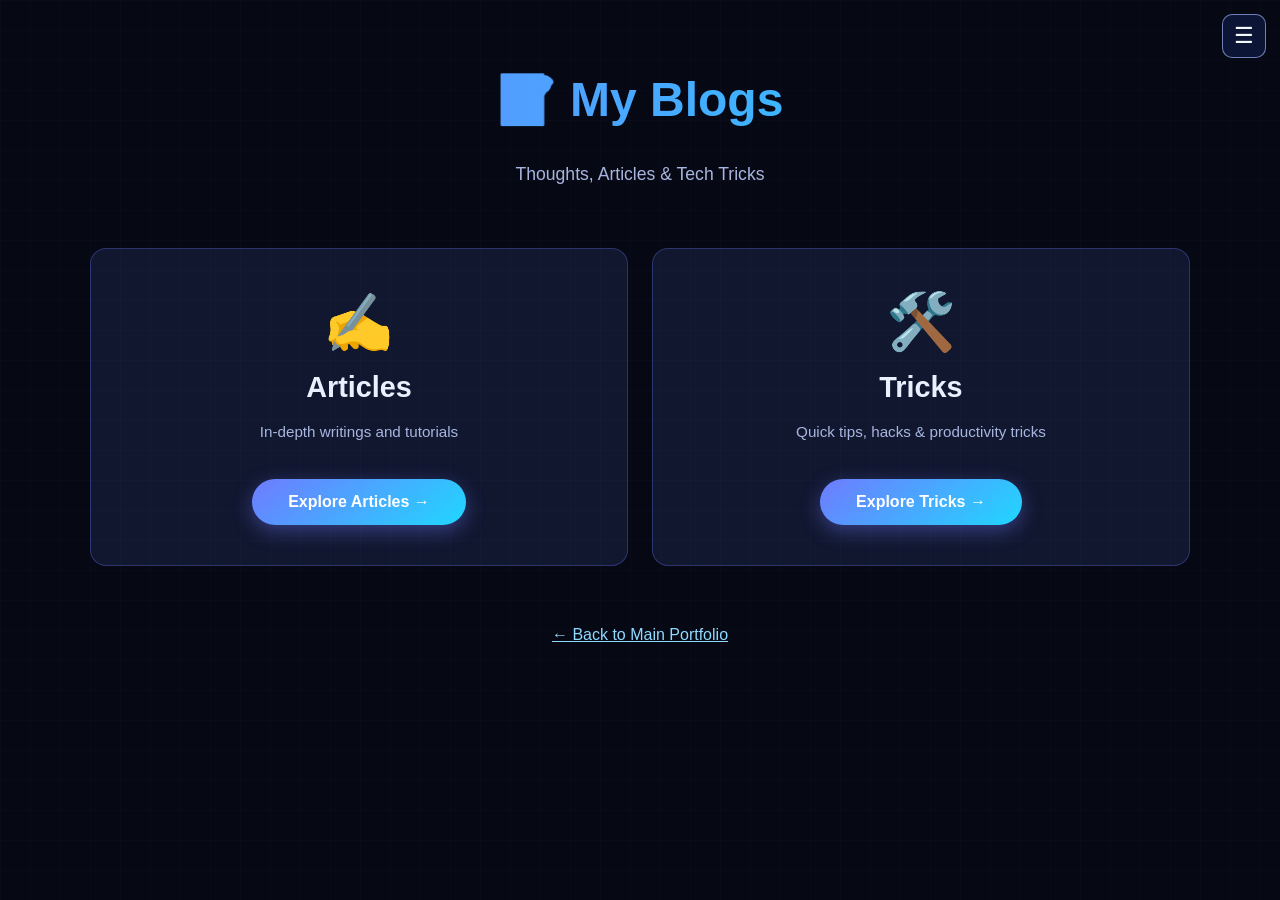
<file: blogs/index.html>
<!DOCTYPE html>
<html lang="en">
<head>
  <meta charset="UTF-8" />
  <meta name="viewport" content="width=device-width, initial-scale=1.0" />
  <meta name="description" content="Blogs by Muhammad Salman Nadeem with technical articles, tutorials, and productivity tricks." />
  <meta name="keywords" content="Muhammad Salman Nadeem blogs, tech articles, web development tutorials, productivity tricks" />
  <meta name="robots" content="index, follow, max-image-preview:large" />
  <link rel="canonical" href="https://ezoi.me/blogs/" />
  <meta property="og:type" content="website" />
  <meta property="og:title" content="Blogs - Muhammad Salman Nadeem" />
  <meta property="og:description" content="Blogs by Muhammad Salman Nadeem with technical articles, tutorials, and productivity tricks." />
  <meta property="og:url" content="https://ezoi.me/blogs/" />
  <meta property="og:site_name" content="Muhammad Salman Nadeem Portfolio" />
  <meta name="twitter:card" content="summary" />
  <meta name="twitter:title" content="Blogs - Muhammad Salman Nadeem" />
  <meta name="twitter:description" content="Blogs by Muhammad Salman Nadeem with technical articles, tutorials, and productivity tricks." />
  <title>Blogs - Muhammad Salman Nadeem</title>
  <link rel="stylesheet" href="../styles.css" />
  <style>
    .blogs-page { 
      min-height: 100vh; 
      padding: 40px 20px; 
      background: var(--bg); 
      color: var(--text); 
    }
    .container { 
      max-width: 1100px; 
      margin: 0 auto; 
    }
    .header { 
      text-align: center; 
      margin-bottom: 60px; 
    }
    .header h1 {
      font-size: clamp(2rem, 6vw, 3rem);
      background: linear-gradient(90deg, #6f7bff, #20d7ff);
      -webkit-background-clip: text;
      -webkit-text-fill-color: transparent;
    }
    .blogs-grid {
      display: grid;
      grid-template-columns: repeat(auto-fit, minmax(280px, 1fr));
      gap: 24px;
    }
    .blog-card {
      background: var(--surface-strong);
      border: 1px solid rgba(111, 123, 255, 0.3);
      border-radius: 16px;
      padding: 40px 24px;
      text-align: center;
      transition: all 0.4s ease;
    }
    .blog-card:hover {
      transform: translateY(-12px) scale(1.03);
      border-color: #20d7ff;
    }
    .blog-icon {
      font-size: 3.5rem;
      margin-bottom: 16px;
    }
    .blog-name { 
      font-size: 1.8rem; 
      font-weight: 700; 
      margin: 16px 0 12px; 
    }
    .blog-btn {
      display: inline-block;
      margin-top: 20px;
      padding: 14px 36px;
      background: linear-gradient(140deg, #6f7bff, #20d7ff);
      color: white;
      border-radius: 50px;
      text-decoration: none;
      font-weight: 600;
      box-shadow: 0 6px 20px rgba(111, 123, 255, 0.4);
      transition: all 0.3s ease;
    }
    .blog-btn:hover { 
      transform: scale(1.08); 
      box-shadow: 0 12px 30px rgba(32, 215, 255, 0.5); 
    }
  </style>
</head>
<body>
  <div class="bg-grid" aria-hidden="true"></div>
  
  <button class="menu-toggle" type="button" aria-label="Open navigation menu">☰</button>
  <div class="menu-overlay" hidden></div>
  
  <aside class="sidebar-menu" id="sidebar-menu" aria-hidden="true">
    <nav class="sidebar-nav" aria-label="Sidebar">
      <a href="/">Home</a>
      <a href="/pages/">Web Pages</a>
      <a href="/tools/">Tools</a>
      <a href="/islamAI/">Islam AI</a>
    </nav>
  </aside>

  <div class="blogs-page">
    <div class="container">
      <div class="header">
        <h1>📝 My Blogs</h1>
        <p style="color: var(--muted); font-size: 1.1rem;">Thoughts, Articles & Tech Tricks</p>
      </div>

      <div class="blogs-grid">
        <div class="blog-card">
          <div class="blog-icon">✍️</div>
          <h2 class="blog-name">Articles</h2>
          <p style="color: var(--muted);">In-depth writings and tutorials</p>
          <a href="/blogs/articles/" class="blog-btn">Explore Articles →</a>
        </div>

        <div class="blog-card">
          <div class="blog-icon">🛠️</div>
          <h2 class="blog-name">Tricks</h2>
          <p style="color: var(--muted);">Quick tips, hacks & productivity tricks</p>
          <a href="/blogs/tricks/" class="blog-btn">Explore Tricks →</a>
        </div>
      </div>

      <div style="text-align: center; margin-top: 60px;">
        <a href="/" style="color: #8fdbff; text-decoration: underline;">← Back to Main Portfolio</a>
      </div>
    </div>
  </div>

  <script>
    const menuToggle = document.querySelector(".menu-toggle");
    const sidebarMenu = document.getElementById("sidebar-menu");
    const menuOverlay = document.querySelector(".menu-overlay");

    const closeMenu = () => {
      sidebarMenu.classList.remove("is-open");
      menuOverlay.hidden = true;
      menuToggle.setAttribute("aria-expanded", "false");
      sidebarMenu.setAttribute("aria-hidden", "true");
    };

    const openMenu = () => {
      sidebarMenu.classList.add("is-open");
      menuOverlay.hidden = false;
      menuToggle.setAttribute("aria-expanded", "true");
      sidebarMenu.setAttribute("aria-hidden", "false");
    };

    menuToggle.addEventListener("click", () => {
      sidebarMenu.classList.contains("is-open") ? closeMenu() : openMenu();
    });

    menuOverlay.addEventListener("click", closeMenu);
    window.addEventListener("keydown", (e) => {
      if (e.key === "Escape" && sidebarMenu.classList.contains("is-open")) closeMenu();
    });
  </script>
</body>
</html>
</file>
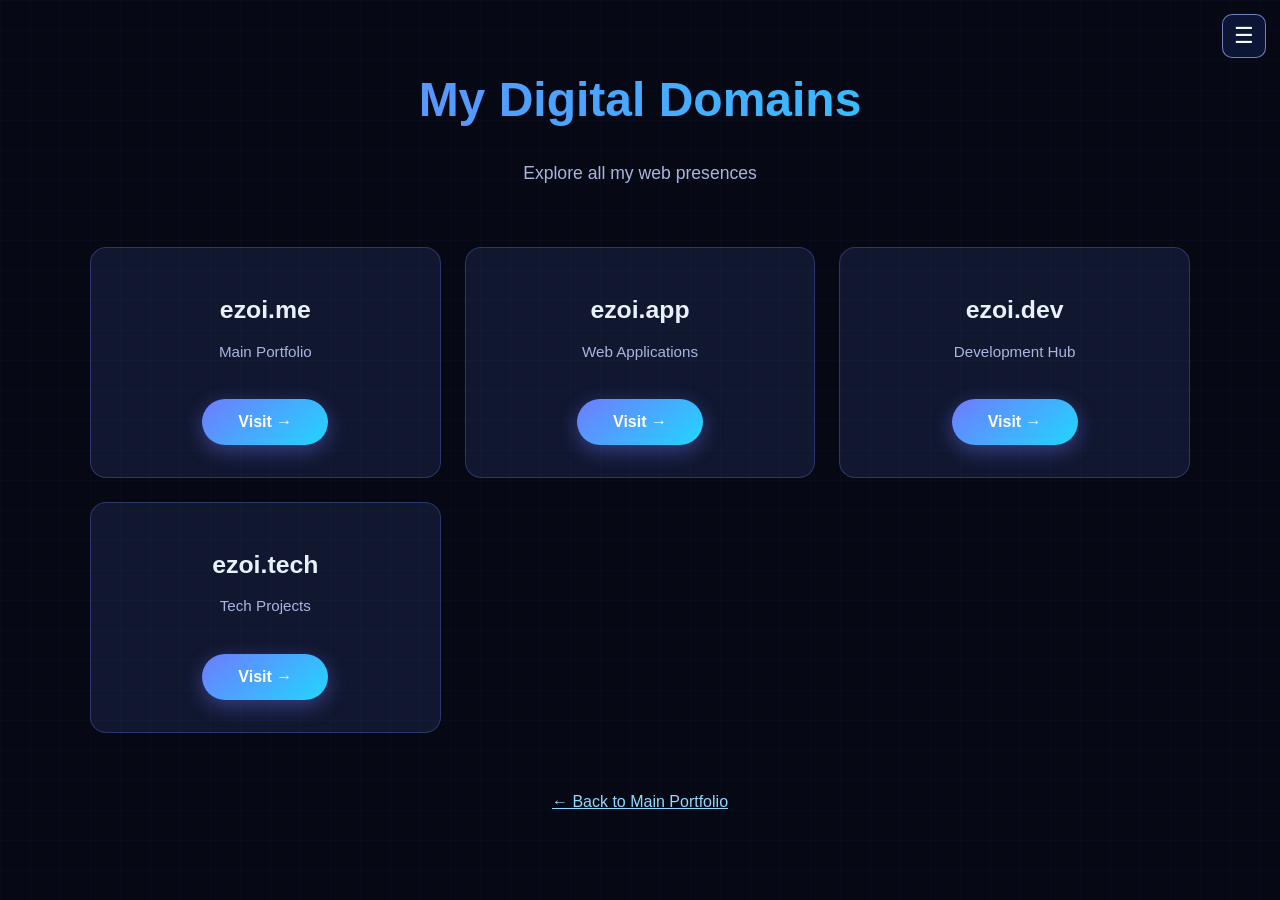
<file: pages/index.html>
<!DOCTYPE html>
<html lang="en">
<head>
  <meta charset="UTF-8" />
  <meta name="viewport" content="width=device-width, initial-scale=1.0" />
  <meta name="description" content="Explore digital domains and web presences owned by Muhammad Salman Nadeem." />
  <meta name="keywords" content="Muhammad Salman Nadeem domains, ezoi.me, ezoi.app, ezoi.dev, ezoi.tech" />
  <meta name="robots" content="index, follow, max-image-preview:large" />
  <link rel="canonical" href="https://ezoi.me/pages/" />
  <meta property="og:type" content="website" />
  <meta property="og:title" content="My Domains - Muhammad Salman Nadeem" />
  <meta property="og:description" content="Explore digital domains and web presences owned by Muhammad Salman Nadeem." />
  <meta property="og:url" content="https://ezoi.me/pages/" />
  <meta property="og:site_name" content="Muhammad Salman Nadeem Portfolio" />
  <meta name="twitter:card" content="summary" />
  <meta name="twitter:title" content="My Domains - Muhammad Salman Nadeem" />
  <meta name="twitter:description" content="Explore digital domains and web presences owned by Muhammad Salman Nadeem." />
  <title>My Domains - Muhammad Salman Nadeem</title>
  <link rel="stylesheet" href="../styles.css" />
  <style>
    .domains-page { min-height: 100vh; padding: 40px 20px; background: var(--bg); color: var(--text); }
    .container { max-width: 1100px; margin: 0 auto; }
    .header { text-align: center; margin-bottom: 60px; }
    .header h1 {
      font-size: clamp(2rem, 6vw, 3rem);
      background: linear-gradient(90deg, #6f7bff, #20d7ff);
      -webkit-background-clip: text;
      -webkit-text-fill-color: transparent;
    }
    .domains-grid {
      display: grid;
      grid-template-columns: repeat(auto-fit, minmax(280px, 1fr));
      gap: 24px;
    }
    .domain-card {
      background: var(--surface-strong);
      border: 1px solid rgba(111, 123, 255, 0.3);
      border-radius: 16px;
      padding: 32px 24px;
      text-align: center;
      transition: all 0.4s ease;
    }
    .domain-card:hover {
      transform: translateY(-12px) scale(1.03);
      border-color: #20d7ff;
    }
    .domain-name { font-size: 1.55rem; font-weight: 700; margin: 16px 0 8px; }
    .domain-btn {
      display: inline-block;
      margin-top: 20px;
      padding: 14px 36px;
      background: linear-gradient(140deg, #6f7bff, #20d7ff);
      color: white;
      border-radius: 50px;
      text-decoration: none;
      font-weight: 600;
      box-shadow: 0 6px 20px rgba(111, 123, 255, 0.4);
      transition: all 0.3s ease;
    }
    .domain-btn:hover { transform: scale(1.08); box-shadow: 0 12px 30px rgba(32, 215, 255, 0.5); }
  </style>
</head>
<body>
  <div class="bg-grid" aria-hidden="true"></div>
  
  <button class="menu-toggle" type="button" aria-label="Open navigation menu">☰</button>
  <div class="menu-overlay" hidden></div>
  
  <aside class="sidebar-menu" id="sidebar-menu" aria-hidden="true">
    <nav class="sidebar-nav" aria-label="Sidebar">
      <a href="/">Home</a>
      <a href="/blogs/">Blogs</a>
      <a href="/tools/">Tools</a>
      <a href="/islamAI/">Islam AI</a>
    </nav>
  </aside>

  <div class="domains-page">
    <div class="container">
      <div class="header">
        <h1>My Digital Domains</h1>
        <p style="color: var(--muted); font-size: 1.1rem;">Explore all my web presences</p>
      </div>

      <div class="domains-grid">
        <div class="domain-card">
          <h2 class="domain-name">ezoi.me</h2>
          <p style="color: var(--muted);">Main Portfolio</p>
          <a href="https://ezoi.me" class="domain-btn" target="_blank">Visit →</a>
        </div>
        <div class="domain-card">
          <h2 class="domain-name">ezoi.app</h2>
          <p style="color: var(--muted);">Web Applications</p>
          <a href="https://ezoi.app" class="domain-btn" target="_blank">Visit →</a>
        </div>
        <div class="domain-card">
          <h2 class="domain-name">ezoi.dev</h2>
          <p style="color: var(--muted);">Development Hub</p>
          <a href="https://ezoi.dev" class="domain-btn" target="_blank">Visit →</a>
        </div>
        <div class="domain-card">
          <h2 class="domain-name">ezoi.tech</h2>
          <p style="color: var(--muted);">Tech Projects</p>
          <a href="https://ezoi.tech" class="domain-btn" target="_blank">Visit →</a>
        </div>
      </div>

      <div style="text-align: center; margin-top: 60px;">
        <a href="/" style="color: #8fdbff; text-decoration: underline;">← Back to Main Portfolio</a>
      </div>
    </div>
  </div>

  <script>
    const menuToggle = document.querySelector(".menu-toggle");
    const sidebarMenu = document.getElementById("sidebar-menu");
    const menuOverlay = document.querySelector(".menu-overlay");

    const closeMenu = () => {
      sidebarMenu.classList.remove("is-open");
      menuOverlay.hidden = true;
      menuToggle.setAttribute("aria-expanded", "false");
      sidebarMenu.setAttribute("aria-hidden", "true");
    };

    const openMenu = () => {
      sidebarMenu.classList.add("is-open");
      menuOverlay.hidden = false;
      menuToggle.setAttribute("aria-expanded", "true");
      sidebarMenu.setAttribute("aria-hidden", "false");
    };

    menuToggle.addEventListener("click", () => {
      sidebarMenu.classList.contains("is-open") ? closeMenu() : openMenu();
    });

    menuOverlay.addEventListener("click", closeMenu);
    window.addEventListener("keydown", (e) => {
      if (e.key === "Escape" && sidebarMenu.classList.contains("is-open")) closeMenu();
    });
  </script>
</body>
</html>
</file>
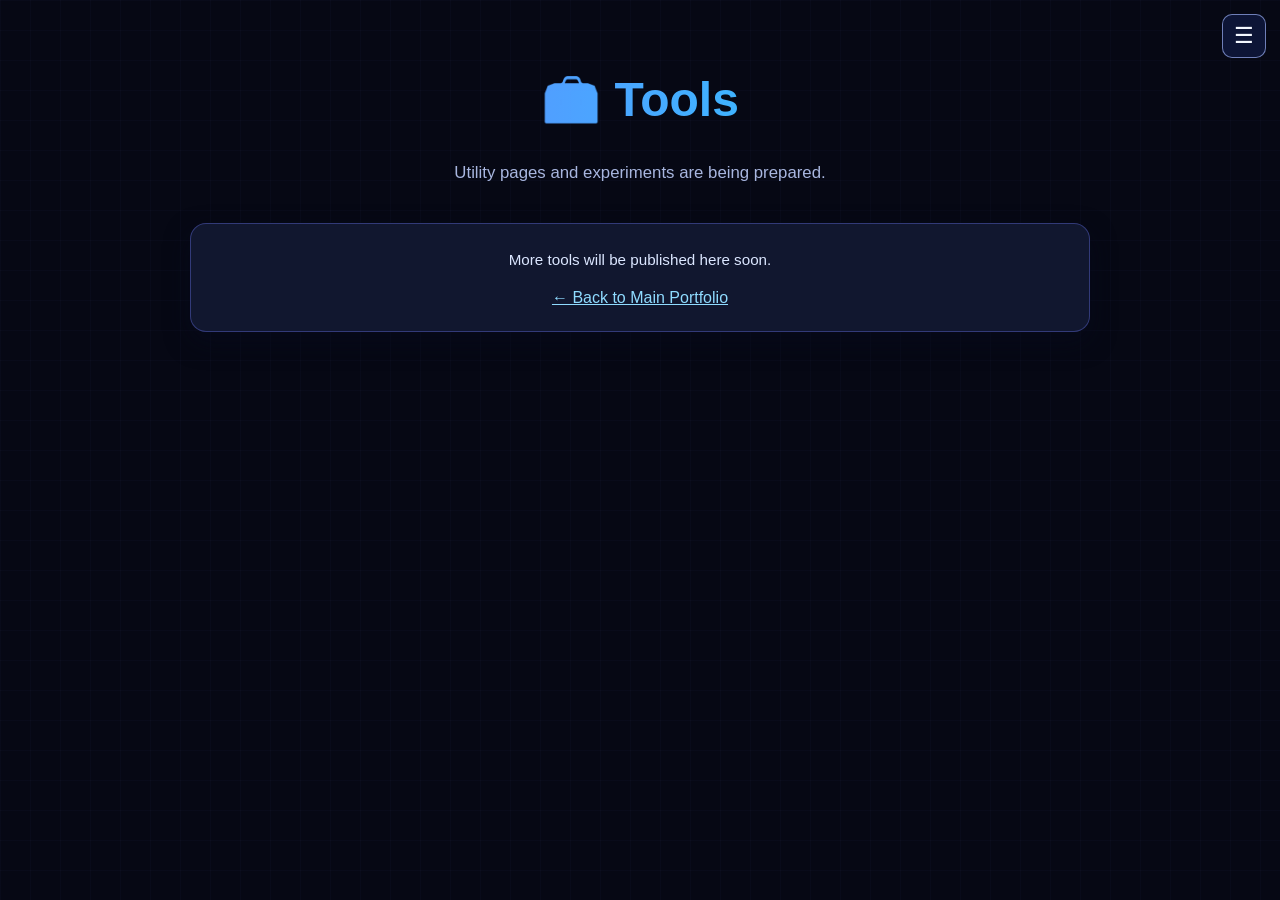
<file: tools/index.html>
<!DOCTYPE html>
<html lang="en">
<head>
  <meta charset="UTF-8" />
  <meta name="viewport" content="width=device-width, initial-scale=1.0" />
  <meta name="description" content="Tools by Muhammad Salman Nadeem. Utility pages and experiments for productivity and development." />
  <meta name="robots" content="index, follow, max-image-preview:large" />
  <link rel="canonical" href="https://ezoi.me/tools/" />
  <meta property="og:type" content="website" />
  <meta property="og:title" content="Tools - Muhammad Salman Nadeem" />
  <meta property="og:description" content="Utility pages and experiments by Muhammad Salman Nadeem." />
  <meta property="og:url" content="https://ezoi.me/tools/" />
  <meta property="og:site_name" content="Muhammad Salman Nadeem Portfolio" />
  <meta name="twitter:card" content="summary" />
  <meta name="twitter:title" content="Tools - Muhammad Salman Nadeem" />
  <meta name="twitter:description" content="Utility pages and experiments by Muhammad Salman Nadeem." />
  <title>Tools - Muhammad Salman Nadeem</title>
  <link rel="stylesheet" href="../styles.css" />
  <style>
    .tools-page { min-height: 100vh; padding: 40px 20px; background: var(--bg); color: var(--text); }
    .container { max-width: 900px; margin: 0 auto; }
    .header { text-align: center; margin-bottom: 36px; }
    .header h1 {
      font-size: clamp(2rem, 6vw, 3rem);
      background: linear-gradient(90deg, #6f7bff, #20d7ff);
      -webkit-background-clip: text;
      -webkit-text-fill-color: transparent;
    }
    .panel {
      background: var(--surface-strong);
      border: 1px solid rgba(111, 123, 255, 0.35);
      border-radius: 16px;
      padding: 24px;
      text-align: center;
    }
  </style>
</head>
<body>
  <div class="bg-grid" aria-hidden="true"></div>

  <button class="menu-toggle" type="button" aria-label="Open navigation menu" aria-expanded="false" aria-controls="sidebar-menu">☰</button>
  <div class="menu-overlay" hidden></div>

  <aside class="sidebar-menu" id="sidebar-menu" aria-hidden="true">
    <nav class="sidebar-nav" aria-label="Sidebar">
      <a href="/">Home</a>
      <a href="/blogs/">Blogs</a>
      <a href="/pages/">Web Pages</a>
      <a href="/islamAI/">Islam AI</a>
    </nav>
  </aside>

  <div class="tools-page">
    <div class="container">
      <div class="header">
        <h1>🧰 Tools</h1>
        <p style="color: var(--muted); font-size: 1.05rem;">Utility pages and experiments are being prepared.</p>
      </div>

      <section class="panel">
        <p style="margin:0 0 16px;">More tools will be published here soon.</p>
        <a href="/" style="color:#8fdbff; text-decoration: underline;">← Back to Main Portfolio</a>
      </section>
    </div>
  </div>

  <script>
    const menuToggle = document.querySelector('.menu-toggle');
    const sidebarMenu = document.getElementById('sidebar-menu');
    const menuOverlay = document.querySelector('.menu-overlay');

    const closeMenu = () => {
      sidebarMenu.classList.remove('is-open');
      menuOverlay.hidden = true;
      menuToggle.setAttribute('aria-expanded', 'false');
      sidebarMenu.setAttribute('aria-hidden', 'true');
    };

    const openMenu = () => {
      sidebarMenu.classList.add('is-open');
      menuOverlay.hidden = false;
      menuToggle.setAttribute('aria-expanded', 'true');
      sidebarMenu.setAttribute('aria-hidden', 'false');
    };

    menuToggle.addEventListener('click', () => {
      sidebarMenu.classList.contains('is-open') ? closeMenu() : openMenu();
    });

    menuOverlay.addEventListener('click', closeMenu);
    window.addEventListener('keydown', (e) => {
      if (e.key === 'Escape' && sidebarMenu.classList.contains('is-open')) closeMenu();
    });
  </script>
</body>
</html>
</file>
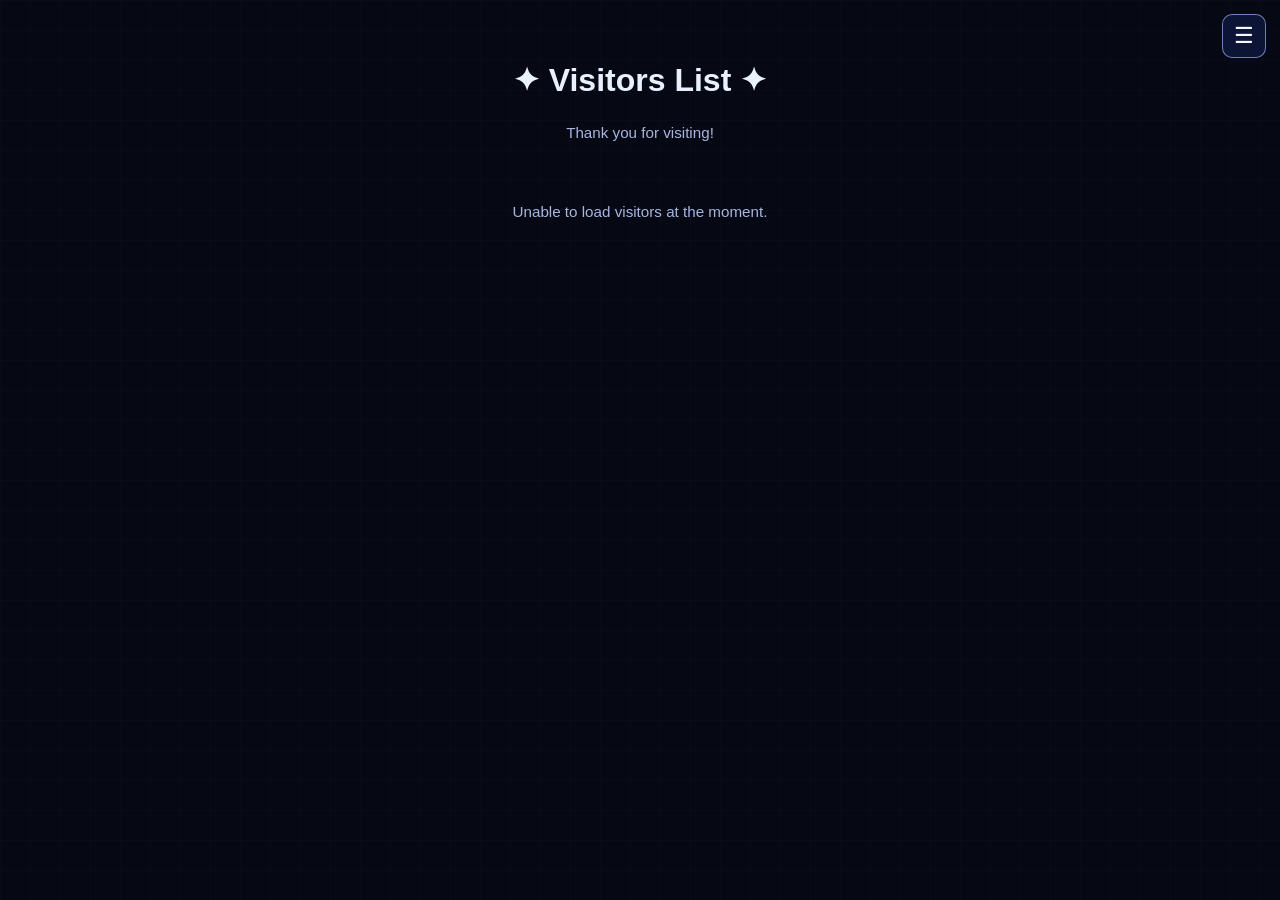
<file: visitors/index.html>
<!DOCTYPE html>
<html lang="en">
<head>
  <meta charset="UTF-8" />
  <meta name="viewport" content="width=device-width, initial-scale=1.0" />
  <title>Visitors - Muhammad Salman Nadeem</title>
  <link rel="stylesheet" href="/styles.css" />
  <style>
    .visitors-page { min-height: 100vh; padding: 40px 20px; background: var(--bg); color: var(--text); }
    .visitor-list {
      max-width: 700px;
      margin: 40px auto;
      display: flex;
      flex-direction: column;
      gap: 14px;
    }
    .visitor-item {
      background: var(--surface);
      padding: 18px 26px;
      border-radius: 12px;
      border-left: 5px solid #20d7ff;
      display: flex;
      justify-content: space-between;
      align-items: center;
    }
  </style>
</head>
<body>
  <div class="bg-grid" aria-hidden="true"></div>
  
  <button class="menu-toggle" type="button" aria-label="Open navigation menu">☰</button>
  <div class="menu-overlay" hidden></div>
  
  <aside class="sidebar-menu" id="sidebar-menu" aria-hidden="true">
    <nav class="sidebar-nav" aria-label="Sidebar">
      <a href="/">Home</a>
      <a href="/pages/">My Domains</a>
      <a href="/blogs/">Blogs</a>
      <a href="/visitors/">Visitors</a>
    </nav>
  </aside>

  <div class="visitors-page">
    <div style="text-align:center; max-width:800px; margin:0 auto;">
      <h1>✦ Visitors List ✦</h1>
      <p style="color: var(--muted);">Thank you for visiting!</p>
      <div id="visitor-list" class="visitor-list">Loading visitors...</div>
    </div>
  </div>

  <script>
    fetch('https://script.google.com/macros/s/AKfycbxG9vwkjZ_Rc8ZpBp2nYdh3i6WCuNs8Ix7LcaM6eHfH-QX4T-vEt1QtsHRMTE9Ly4aA/exec')
      .then(r => r.json())
      .then(data => {
        const container = document.getElementById('visitor-list');
        if (!data.visitors || data.visitors.length === 0) {
          container.innerHTML = '<p style="text-align:center;color:#a8b6df;">No visitors yet. Be the first one!</p>';
        } else {
          container.innerHTML = '';
          data.visitors.forEach(v => {
            const div = document.createElement('div');
            div.className = 'visitor-item';
            div.innerHTML = `
              <strong>${v.name}</strong>
              <span style="color: var(--muted); font-size: 0.9rem;">${v.date}</span>
            `;
            container.appendChild(div);
          });
        }
      })
      .catch(() => {
        document.getElementById('visitor-list').innerHTML = 
          '<p style="text-align:center;color:#a8b6df;">Unable to load visitors at the moment.</p>';
      });
  </script>
</body>
</html>
</file>
<file: styles.css>
:root {
  --bg: #060814;
  --surface: rgba(14, 19, 39, 0.84);
  --surface-strong: rgba(18, 24, 49, 0.96);
  --primary: #6f7bff;
  --accent: #20d7ff;
  --text: #e9f1ff;
  --muted: #a8b6df;
  --line: rgba(117, 141, 255, 0.45);
}

* {
  box-sizing: border-box;
}

html {
  scroll-behavior: smooth;
}

body {
  margin: 0;
  min-height: 100vh;
  color: var(--text);
  font-family: "Segoe UI", Tahoma, Geneva, Verdana, sans-serif;
  background:
    radial-gradient(circle at 18% 12%, rgba(111, 123, 255, 0.2), transparent 38%),
    radial-gradient(circle at 85% 0%, rgba(32, 215, 255, 0.18), transparent 30%),
    radial-gradient(circle at 50% 90%, rgba(97, 72, 255, 0.2), transparent 42%),
    var(--bg);
}

.menu-toggle {
  position: fixed;
  top: 14px;
  left: auto;
  right: 14px;
  z-index: 30;
  width: 44px;
  height: 44px;
  border: 1px solid rgba(163, 185, 255, 0.65);
  border-radius: 10px;
  background: rgba(15, 24, 58, 0.9);
  color: #f4f8ff;
  font-size: 1.35rem;
  cursor: pointer;
}

.menu-overlay {
  position: fixed;
  inset: 0;
  z-index: 19;
  background: rgba(3, 6, 16, 0.64);
}

.sidebar-menu {
  position: fixed;
  top: 0;
  right: 0;
  width: min(280px, 80vw);
  height: 100vh;
  z-index: 20;
  padding: 76px 16px 16px;
  background: rgba(10, 16, 39, 0.96);
  border-left: 1px solid rgba(117, 141, 255, 0.45);
  transform: translateX(100%);
  transition: transform 0.2s ease;
}

.sidebar-menu.is-open {
  transform: translateX(0);
}

.sidebar-nav {
  display: flex;
  flex-direction: column;
  gap: 10px;
}

.sidebar-nav a {
  display: block;
  padding: 10px 12px;
  border-radius: 8px;
  border: 1px solid rgba(163, 185, 255, 0.35);
  background: rgba(255, 255, 255, 0.06);
  color: #e8f0ff;
  text-decoration: none;
}

.sidebar-nav a:hover {
  background: rgba(255, 255, 255, 0.14);
  text-decoration: none;
}

.bg-grid {
  position: fixed;
  inset: 0;
  pointer-events: none;
  opacity: 0.2;
  background-image:
    linear-gradient(to right, rgba(140, 161, 255, 0.14) 1px, transparent 1px),
    linear-gradient(to bottom, rgba(140, 161, 255, 0.14) 1px, transparent 1px);
  background-size: 30px 30px;
}

.page {
  position: relative;
  z-index: 1;
  max-width: 1320px;
  margin: 30px auto;
  padding: 26px;
  background: rgba(8, 12, 28, 0.78);
  border: 1px solid rgba(137, 164, 255, 0.3);
  border-radius: 18px;
  box-shadow:
    0 0 0 1px rgba(55, 78, 172, 0.36) inset,
    0 24px 70px rgba(7, 9, 24, 0.8),
    0 0 50px rgba(62, 109, 255, 0.24);
}

.top-banner {
  background: linear-gradient(95deg, #3034af, #20288c 55%, #2442bf);
  color: #ffffff;
  padding: 18px 20px;
  border-radius: 10px;
  margin-bottom: 22px;
  border: 1px solid rgba(186, 199, 255, 0.45);
  box-shadow: 0 0 24px rgba(69, 98, 255, 0.35);
}

.top-banner h1 {
  margin: 0;
  font-size: clamp(1.45rem, 2.6vw, 2.2rem);
  letter-spacing: 0.8px;
}

.top-banner p {
  margin: 8px 0 0;
  color: #d7e3ff;
  font-size: 0.95rem;
}

.quick-nav {
  margin-top: 12px;
  display: flex;
  flex-direction: column;
  gap: 10px;
}

.download-btn {
  display: inline-flex;
  width: fit-content;
  align-items: center;
  justify-content: center;
  padding: 8px 12px;
  border-radius: 999px;
  border: 1px solid rgba(176, 208, 255, 0.75);
  background: linear-gradient(140deg, rgba(89, 115, 255, 0.45), rgba(39, 198, 255, 0.45));
  color: #f4f8ff;
  font-size: 0.9rem;
  font-weight: 600;
  transition: transform 0.15s ease, background 0.15s ease;
}

.download-btn:hover {
  text-decoration: none;
  background: linear-gradient(140deg, rgba(98, 126, 255, 0.6), rgba(44, 204, 255, 0.6));
  transform: translateY(-1px);
}

.scroll-buttons {
  display: flex;
  flex-wrap: wrap;
  gap: 8px;
}

.scroll-btn {
  display: inline-flex;
  align-items: center;
  justify-content: center;
  padding: 7px 12px;
  border-radius: 999px;
  border: 1px solid rgba(163, 185, 255, 0.55);
  background: rgba(255, 255, 255, 0.08);
  color: #e8f0ff;
  font-size: 0.86rem;
  transition: transform 0.15s ease, background 0.15s ease;
}

.scroll-btn:hover {
  text-decoration: none;
  background: rgba(255, 255, 255, 0.16);
  transform: translateY(-1px);
}

.content {
  display: grid;
  grid-template-columns: 32% 68%;
  gap: 18px;
}

.panel {
  background: var(--surface);
  border: 1px solid rgba(134, 157, 255, 0.35);
  border-radius: 14px;
  padding: 14px;
  box-shadow: 0 10px 24px rgba(6, 10, 28, 0.6);
  backdrop-filter: blur(6px);
}

.profile-panel {
  background: var(--surface-strong);
}

.profile-image-wrap {
  display: flex;
  justify-content: center;
}

.profile-image {
  width: 180px;
  height: 205px;
  object-fit: cover;
  border-radius: 12px;
  border: 2px solid rgba(145, 169, 255, 0.65);
  box-shadow: 0 0 0 1px rgba(25, 221, 255, 0.35), 0 0 22px rgba(31, 206, 252, 0.28);
}

.contact {
  margin-top: 14px;
}

.contact p {
  margin: 6px 0;
  color: var(--muted);
  font-size: 0.96rem;
  line-height: 1.45;
}

.social-link-btn {
  display: inline-flex;
  align-items: center;
  justify-content: center;
  gap: 8px;
  margin-top: 12px;
  padding: 8px 14px;
  border-radius: 999px;
  border: 1px solid rgba(123, 211, 255, 0.6);
  background: rgba(80, 129, 255, 0.2);
  color: #e9f6ff;
  font-weight: 600;
  transition: transform 0.15s ease, background 0.15s ease;
}

.social-link-btn:hover {
  text-decoration: none;
  background: rgba(80, 129, 255, 0.35);
  transform: translateY(-1px);
}

.social-logo {
  display: inline-flex;
}

.social-logo svg {
  width: 16px;
  height: 16px;
  fill: currentColor;
}

.whatsapp-btn {
  border-color: rgba(74, 214, 125, 0.7);
  background: rgba(29, 173, 98, 0.28);
}

.whatsapp-btn:hover {
  background: rgba(29, 173, 98, 0.42);
}

.section {
  margin-top: 14px;
}

.section h2 {
  margin: 0 0 10px;
  color: var(--text);
  display: flex;
  align-items: center;
  gap: 8px;
  font-size: clamp(1rem, 1.6vw, 1.2rem);
  border-bottom: 1px solid var(--line);
  padding-bottom: 8px;
  letter-spacing: 0.35px;
}

.icon {
  width: 24px;
  height: 24px;
  border-radius: 7px;
  display: inline-flex;
  align-items: center;
  justify-content: center;
  font-size: 0.85rem;
  color: #ffffff;
  background: linear-gradient(140deg, #4f5be7, #21b9ff);
  box-shadow: 0 0 12px rgba(71, 180, 255, 0.45);
}

p,
ul,
li {
  font-size: 0.95rem;
  line-height: 1.6;
}

p {
  color: #dbe6ff;
}

ul {
  margin: 0;
  padding-left: 18px;
}

li {
  margin: 4px 0;
  color: #cfdcfb;
}

.arrow-list li,
.details-list li,
.education-list li,
.links-list li {
  list-style: none;
  padding-left: 14px;
  position: relative;
}

.arrow-list li::before,
.details-list li::before,
.education-list li::before,
.links-list li::before {
  content: "▹";
  position: absolute;
  left: 0;
  color: var(--accent);
}

.details-list strong,
.education-list strong,
.section strong {
  color: #f0f6ff;
}

.links-list {
  display: flex;
  flex-wrap: wrap;
  gap: 10px;
  padding-left: 0;
}

.links-list li {
  padding-left: 0;
  margin: 0;
}

.links-list li::before {
  content: none;
}

.links-list .social-link-btn {
  margin-top: 0;
}

.experience-item,
.project-item {
  margin-bottom: 10px;
}

.experience-head {
  display: flex;
  justify-content: space-between;
  gap: 10px;
  align-items: baseline;
  flex-wrap: wrap;
}

.experience-head h3,
.project-item h3 {
  margin: 0;
  font-size: 1.02rem;
  color: #f1f5ff;
}

.company {
  margin: 2px 0 5px;
  color: var(--muted);
}

.muted {
  color: var(--muted);
}

a {
  color: #8fdbff;
  text-decoration: none;
  word-break: break-word;
}

a:hover {
  text-decoration: underline;
}

@media (max-width: 980px) {
  .page {
    margin: 0;
    border-radius: 0;
    padding: 16px;
  }

  .content {
    grid-template-columns: 1fr;
  }

  .profile-image {
    width: 160px;
    height: 188px;
  }
}

@media (max-width: 700px) {
  .menu-toggle {
    top: 10px;
    left: auto;
    right: 10px;
  }

  .page {
    padding: 12px;
  }

  .top-banner {
    padding: 14px;
  }

  .top-banner p {
    font-size: 0.9rem;
  }

  .panel {
    padding: 12px;
  }

  p,
  ul,
  li {
    font-size: 0.92rem;
  }
}

@media (max-width: 480px) {
  .top-banner h1 {
    letter-spacing: 0.2px;
  }

  .scroll-buttons {
    gap: 6px;
  }

  .scroll-btn {
    font-size: 0.82rem;
    padding: 6px 10px;
  }

  .profile-image {
    width: 145px;
    height: 172px;
  }
}
</file>
